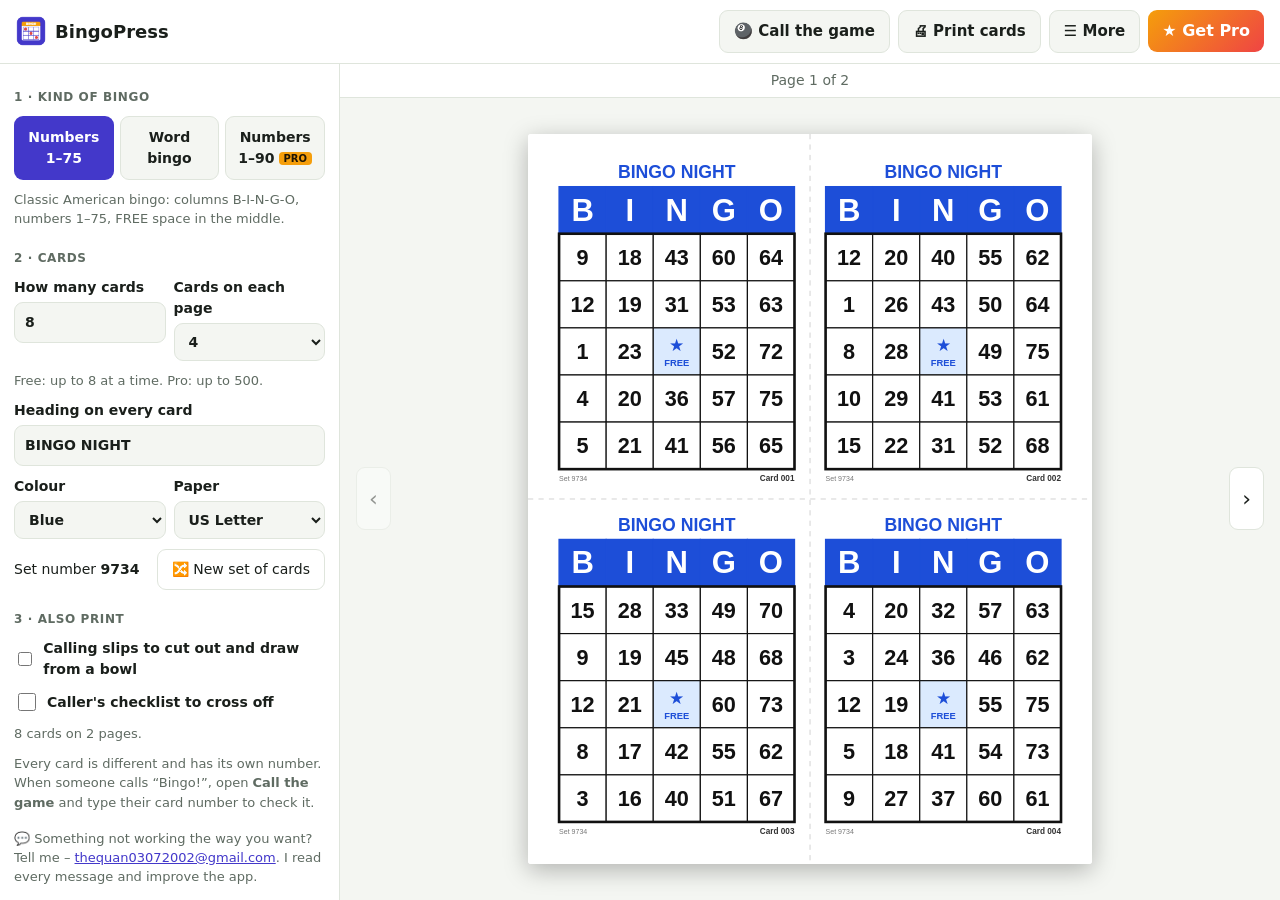
<file: index.html>
<!doctype html>
<html lang="en">
<head>
  <meta charset="utf-8">
  <meta name="viewport" content="width=device-width, initial-scale=1">
  <title>BingoPress – Bingo Card Maker &amp; Caller</title>
  <meta name="description" content="Print unique, numbered bingo cards (75-ball, word bingo, 90-ball) and call the game on screen with big numbers read aloud. Private and offline.">
  <meta name="theme-color" content="#4338ca">
  <link rel="manifest" href="manifest.json">
  <link rel="icon" href="icon-192.png">
  <link rel="stylesheet" href="style.css">
  <style id="pageRule"></style>
</head>
<body>
  <header class="topbar">
    <div class="brand"><img src="icon-192.png" alt="" width="30" height="30"><span>BingoPress</span></div>
    <span style="flex:1"></span>
    <div class="top-btns">
      <button id="viewBtn" class="tb">🎱 Call the game</button>
      <button id="printBtn" class="tb">🖨 Print cards</button>
      <button id="moreBtn" class="tb">☰ More</button>
      <button id="proBtn" class="pro-btn" hidden>★ Get Pro</button>
    </div>
    <div id="menu" class="menu" hidden>
      <button id="exBtn">Fill in an example</button>
      <button id="resetBtn" class="danger">Start again…</button>
      <a href="help.html" target="_blank" rel="noopener">❓ How to use BingoPress</a>
      <a href="mailto:thequan03072002@gmail.com?subject=BingoPress%20feedback">✉ Feedback &amp; support</a>
      <a href="https://apps.microsoft.com/detail/9NRRLVDK5TH3" target="_blank" rel="noopener">More apps: NamePress name tags &amp; place cards</a>
      <a href="https://apps.microsoft.com/detail/9MWSF3JMP1GJ" target="_blank" rel="noopener">More apps: PrintCal photo calendar maker</a>
      <a href="https://apps.microsoft.com/detail/9PJSZZRXMDWN" target="_blank" rel="noopener">More apps: ColorPress coloring page maker</a>
    </div>
  </header>

  <main class="layout">
    <aside class="left">
      <h2>1 · Kind of bingo</h2>
      <div class="seg3" id="types">
        <button data-t="b75">Numbers <span style="white-space:nowrap">1–75</span></button>
        <button data-t="word">Word bingo</button>
        <button data-t="b90">Numbers <span style="white-space:nowrap">1–90</span><span class="badge pro-only">PRO</span></button>
      </div>
      <p id="typeHint" class="hint"></p>
      <div id="wordF">
        <label class="field">Words or phrases – one on each line<textarea id="words" rows="7" placeholder="e.g. Pacifier&#10;Rattle&#10;Teddy bear"></textarea></label>
        <p id="wordCount" class="hint"></p>
        <div class="two">
          <label class="field">Card size<select id="grid"><option value="5">5 × 5</option><option value="4">4 × 4</option><option value="3">3 × 3</option></select></label>
          <label class="field">Ready-made list<select id="wordEx"><option value="">Choose…</option><option value="baby">Baby shower</option><option value="xmas">Christmas</option><option value="sight">Sight words (school)</option><option value="road">Road trip</option></select></label>
        </div>
      </div>

      <h2>2 · Cards</h2>
      <div class="two">
        <label class="field"><span id="countLbl">How many cards</span><input id="count" type="number" min="1" max="500" step="1"></label>
        <label class="field" id="perF">Cards on each page<select id="per"><option value="1">1 – largest</option><option value="2">2</option><option value="4">4</option></select></label>
      </div>
      <p id="countHint" class="hint"></p>
      <label class="field">Heading on every card<input id="title" type="text" maxlength="40" placeholder="e.g. Family Bingo Night"></label>
      <div class="two">
        <label class="field">Colour<select id="theme"></select></label>
        <label class="field">Paper<select id="paper"><option value="letter">US Letter</option><option value="a4">A4</option></select></label>
      </div>
      <div class="set-row"><span>Set number <strong id="setNo"></strong></span><button id="newSet" class="ghost">🔀 New set of cards</button></div>

      <h2>3 · Also print</h2>
      <label class="check"><input id="slips" type="checkbox"> Calling slips to cut out and draw from a bowl</label>
      <label class="check"><input id="checklist" type="checkbox"> Caller's checklist to cross off</label>
      <p id="pageInfo" class="hint"></p>
      <p class="hint">Every card is different and has its own number. When someone calls “Bingo!”, open <strong>Call the game</strong> and type their card number to check it.</p>
      <p class="fb-note">💬 Something not working the way you want? Tell me – <a href="mailto:thequan03072002@gmail.com?subject=BingoPress%20feedback">thequan03072002@gmail.com</a>. I read every message and improve the app.</p>
    </aside>

    <section class="stage">
      <div id="cardsView" class="view">
        <div id="pager" class="pager"></div>
        <div class="preview">
          <button id="prev" class="nav" title="Previous page">‹</button>
          <div id="page" style="height:100%;display:flex;align-items:center;justify-content:center;min-width:0;flex:1"></div>
          <button id="next" class="nav" title="Next page">›</button>
        </div>
      </div>
      <div id="callerView" class="view caller" hidden>
        <div class="call-top">
          <div id="ball" class="ball">–</div>
          <div class="call-side">
            <div id="callCount" class="call-count"></div>
            <div class="call-btns">
              <button id="callBtn" class="primary big">Call next</button>
              <button id="undoBtn" class="ghost">↶ Undo</button>
              <button id="newGame" class="ghost">New game</button>
            </div>
            <label class="check"><input id="speak" type="checkbox"> Read each call aloud</label>
            <p class="hint">Tip: press the Space bar to call the next one.</p>
          </div>
        </div>
        <div id="board" class="board"></div>
        <div class="check-card">
          <h3>Check a winning card</h3>
          <div class="chk-row"><label class="field">Card number<input id="chkNo" type="number" min="1" step="1"></label><button id="chkBtn" class="primary">Check</button></div>
          <div id="chkOut"></div>
        </div>
      </div>
    </section>
  </main>

  <dialog id="proDialog" class="dlg">
    <h2>BingoPress Pro</h2>
    <p class="muted">One-time purchase. Yours forever on this Microsoft account. The free version never limits how often you print or call.</p>
    <ul class="pro-list">
      <li><strong>Up to 500 different cards at once</strong> <span class="muted">(Free: 8 at a time)</span></li>
      <li><strong>90-ball tickets</strong> – the British style with 3 rows of 9</li>
      <li>Great for church halls, clubs, schools and fundraisers</li>
    </ul>
    <p class="fb-note">💬 Something not working the way you want? Tell me – <a href="mailto:thequan03072002@gmail.com?subject=BingoPress%20feedback">thequan03072002@gmail.com</a>. I read every message and improve the app.</p>
    <p id="proMsg" class="pro-msg" hidden></p>
    <div class="row-btns">
      <button id="buyBtn" class="primary" autofocus>Unlock Pro</button>
      <button id="restoreBtn" class="ghost">Restore purchase</button>
      <button id="closePro" class="ghost">Not now</button>
    </div>
  </dialog>

  <div id="toast" class="toast" hidden></div>
  <div id="printArea"></div>
  <script src="app.js"></script>
</body>
</html>
</file>
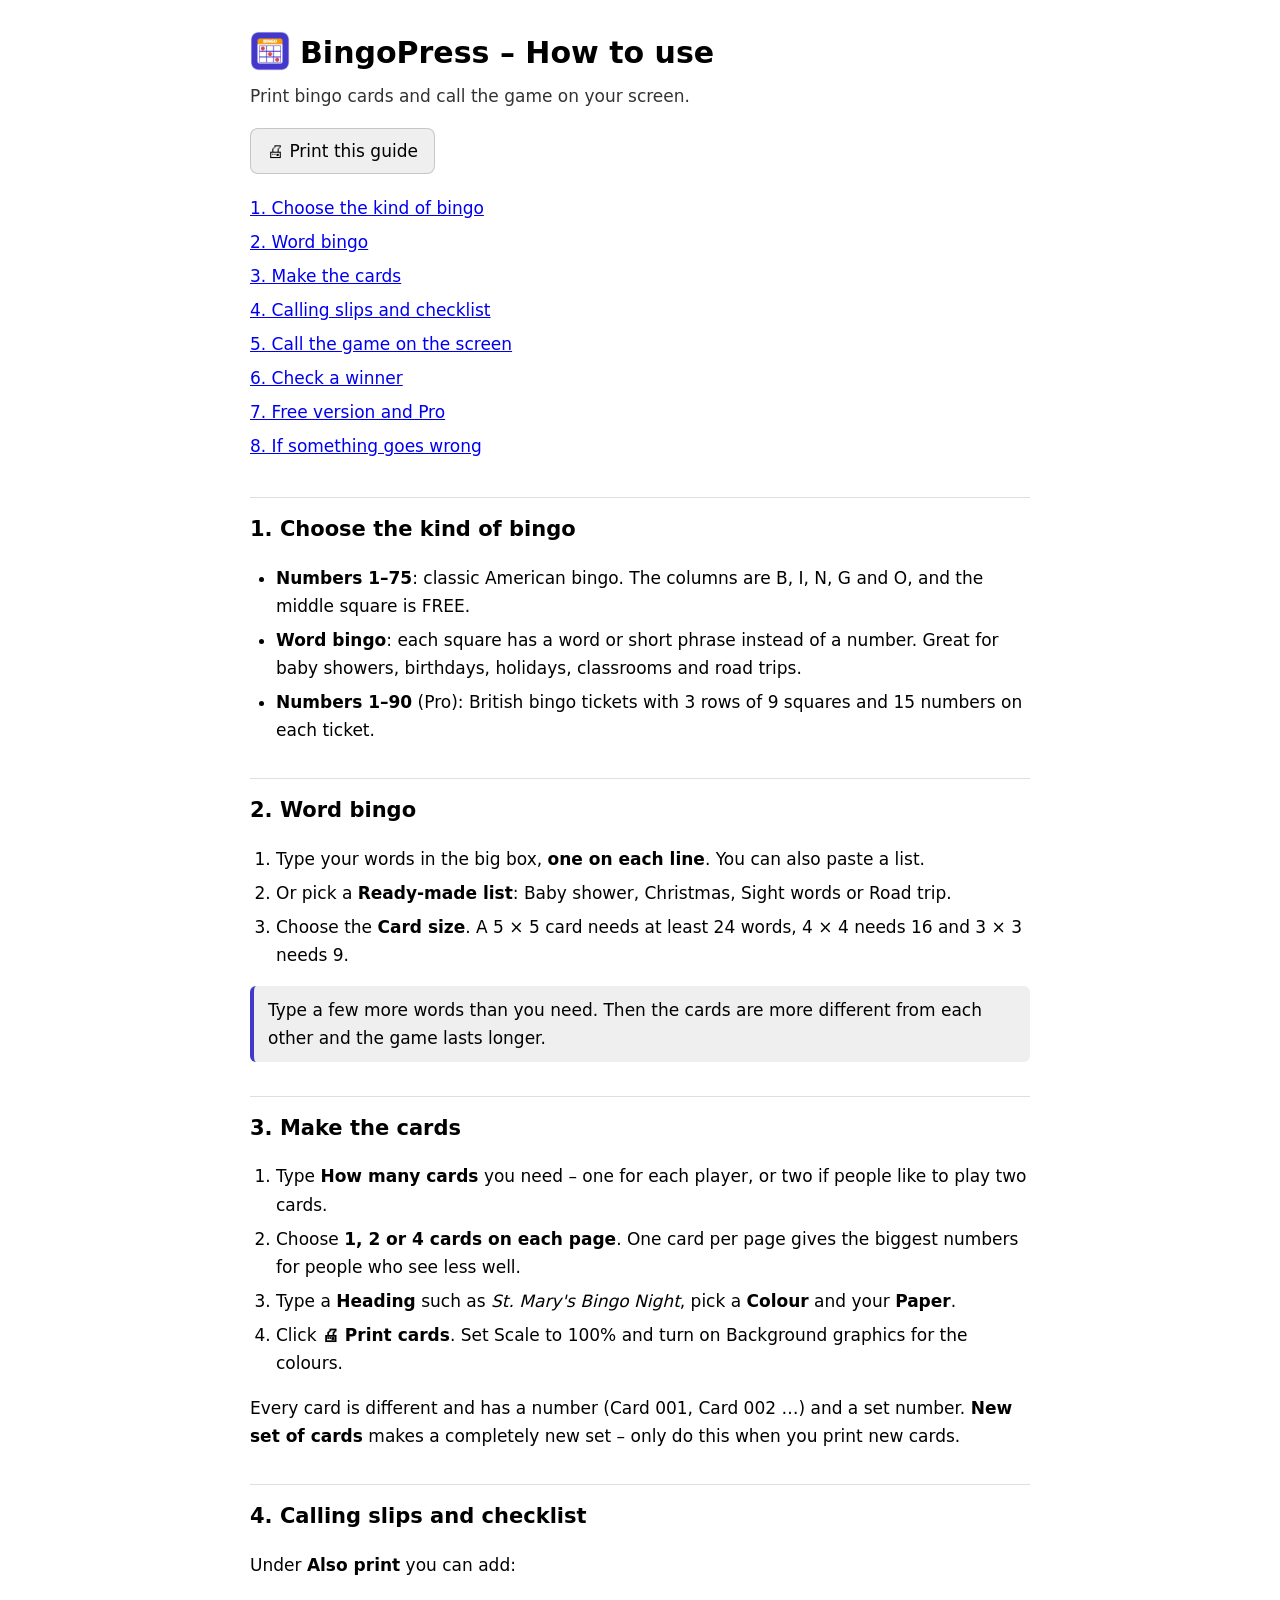
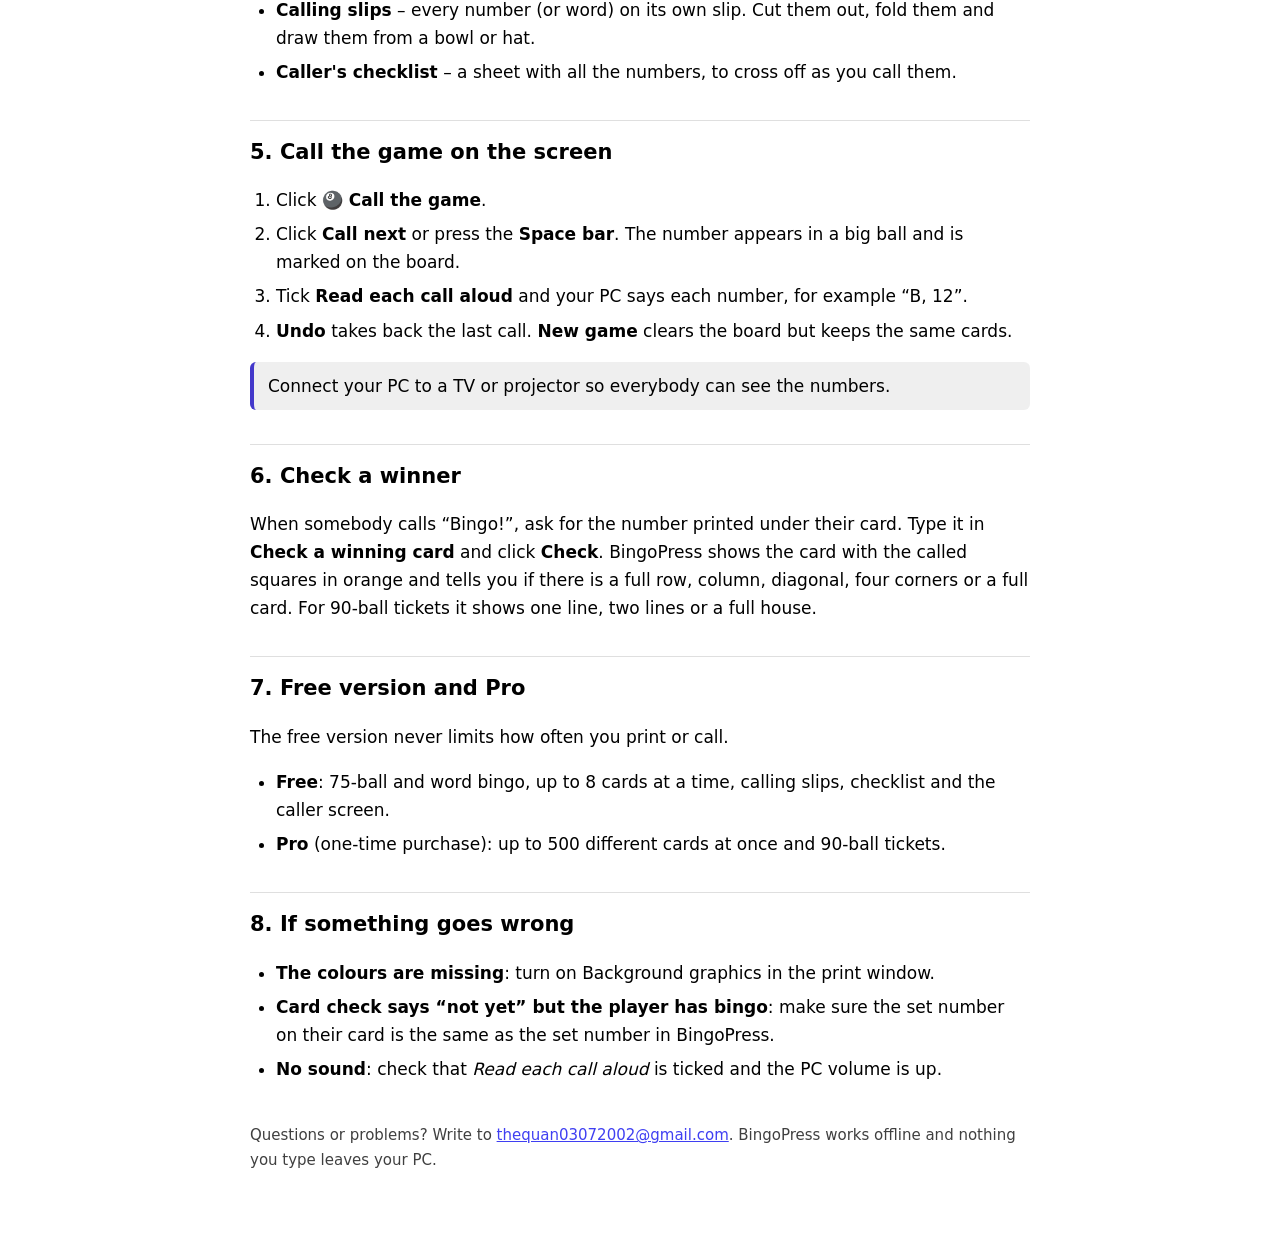
<file: help.html>
<!doctype html><html lang="en"><head><meta charset="utf-8"><meta name="viewport" content="width=device-width, initial-scale=1"><title>BingoPress – How to use</title><link rel="icon" href="icon-192.png"><style>:root{--a:#4338ca;color-scheme:light dark}body{font:17px/1.65 "Segoe UI",system-ui,sans-serif;max-width:780px;margin:0 auto;padding:28px 20px 60px}h1{font-size:30px;margin:0 0 4px}h1 img{vertical-align:-8px;border-radius:8px;margin-right:10px}h2{font-size:21px;margin:34px 0 8px;padding-top:14px;border-top:1px solid #8884}.lead{opacity:.8;margin:0 0 18px}ol,ul{padding-left:26px}li{margin:6px 0}.tip{border-left:4px solid var(--a);background:#8882;padding:10px 14px;border-radius:6px;margin:12px 0}.toc a{display:block;padding:3px 0}.foot{margin-top:40px;opacity:.75;font-size:15px}button{font:inherit;padding:8px 16px;border-radius:8px;border:1px solid #8886;cursor:pointer}figure{margin:16px 0}figure img{display:block;max-width:100%;height:auto;border:1px solid #8886;border-radius:8px}figcaption{font-size:14px;opacity:.75;margin-top:6px}@media print{.noprint{display:none}}</style></head><body><h1><img src="icon-192.png" width="40" height="40" alt="">BingoPress – How to use</h1><p class="lead">Print bingo cards and call the game on your screen.</p><p class="noprint"><button onclick="print()">🖨 Print this guide</button></p><div class="toc noprint"><a href="#s0">1. Choose the kind of bingo</a><a href="#s1">2. Word bingo</a><a href="#s2">3. Make the cards</a><a href="#s3">4. Calling slips and checklist</a><a href="#s4">5. Call the game on the screen</a><a href="#s5">6. Check a winner</a><a href="#s6">7. Free version and Pro</a><a href="#s7">8. If something goes wrong</a></div><h2 id="s0">1. Choose the kind of bingo</h2><ul><li><b>Numbers 1–75</b>: classic American bingo. The columns are B, I, N, G and O, and the middle square is FREE.</li><li><b>Word bingo</b>: each square has a word or short phrase instead of a number. Great for baby showers, birthdays, holidays, classrooms and road trips.</li><li><b>Numbers 1–90</b> (Pro): British bingo tickets with 3 rows of 9 squares and 15 numbers on each ticket.</li></ul><h2 id="s1">2. Word bingo</h2><ol><li>Type your words in the big box, <b>one on each line</b>. You can also paste a list.</li><li>Or pick a <b>Ready-made list</b>: Baby shower, Christmas, Sight words or Road trip.</li><li>Choose the <b>Card size</b>. A 5 × 5 card needs at least 24 words, 4 × 4 needs 16 and 3 × 3 needs 9.</li></ol><div class="tip">Type a few more words than you need. Then the cards are more different from each other and the game lasts longer.</div><h2 id="s2">3. Make the cards</h2><ol><li>Type <b>How many cards</b> you need – one for each player, or two if people like to play two cards.</li><li>Choose <b>1, 2 or 4 cards on each page</b>. One card per page gives the biggest numbers for people who see less well.</li><li>Type a <b>Heading</b> such as <i>St. Mary's Bingo Night</i>, pick a <b>Colour</b> and your <b>Paper</b>.</li><li>Click <b>🖨 Print cards</b>. Set Scale to 100% and turn on Background graphics for the colours.</li></ol><p>Every card is different and has a number (Card 001, Card 002 …) and a set number. <b>New set of cards</b> makes a completely new set – only do this when you print new cards.</p><h2 id="s3">4. Calling slips and checklist</h2><p>Under <b>Also print</b> you can add:</p><ul><li><b>Calling slips</b> – every number (or word) on its own slip. Cut them out, fold them and draw them from a bowl or hat.</li><li><b>Caller's checklist</b> – a sheet with all the numbers, to cross off as you call them.</li></ul><h2 id="s4">5. Call the game on the screen</h2><ol><li>Click <b>🎱 Call the game</b>.</li><li>Click <b>Call next</b> or press the <b>Space bar</b>. The number appears in a big ball and is marked on the board.</li><li>Tick <b>Read each call aloud</b> and your PC says each number, for example “B, 12”.</li><li><b>Undo</b> takes back the last call. <b>New game</b> clears the board but keeps the same cards.</li></ol><div class="tip">Connect your PC to a TV or projector so everybody can see the numbers.</div><h2 id="s5">6. Check a winner</h2><p>When somebody calls “Bingo!”, ask for the number printed under their card. Type it in <b>Check a winning card</b> and click <b>Check</b>. BingoPress shows the card with the called squares in orange and tells you if there is a full row, column, diagonal, four corners or a full card. For 90-ball tickets it shows one line, two lines or a full house.</p><h2 id="s6">7. Free version and Pro</h2><p>The free version never limits how often you print or call.</p><ul><li><b>Free</b>: 75-ball and word bingo, up to 8 cards at a time, calling slips, checklist and the caller screen.</li><li><b>Pro</b> (one-time purchase): up to 500 different cards at once and 90-ball tickets.</li></ul><h2 id="s7">8. If something goes wrong</h2><ul><li><b>The colours are missing</b>: turn on Background graphics in the print window.</li><li><b>Card check says “not yet” but the player has bingo</b>: make sure the set number on their card is the same as the set number in BingoPress.</li><li><b>No sound</b>: check that <i>Read each call aloud</i> is ticked and the PC volume is up.</li></ul><p class="foot">Questions or problems? Write to <a href="mailto:thequan03072002@gmail.com">thequan03072002@gmail.com</a>. BingoPress works offline and nothing you type leaves your PC.</p></body></html>
</file>
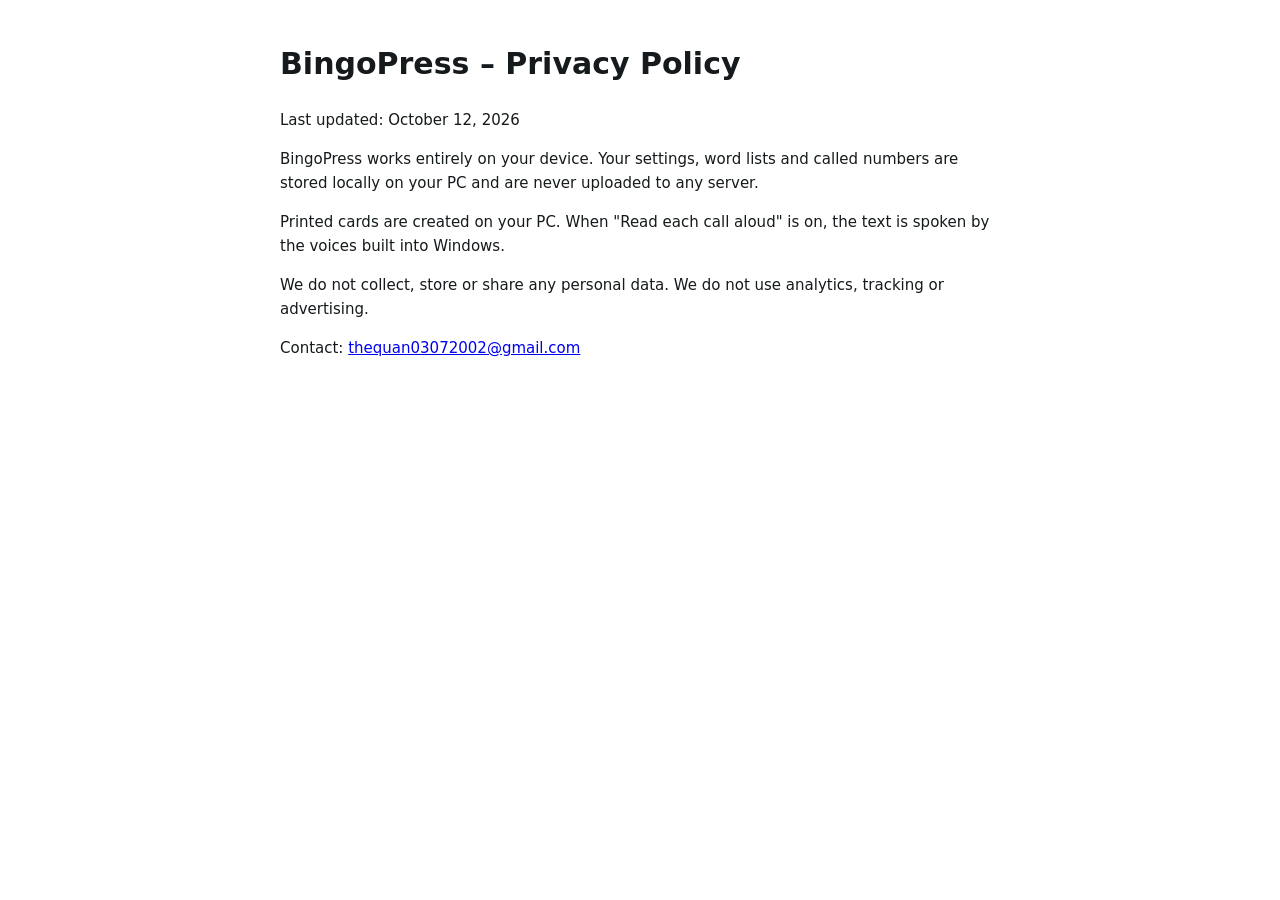
<file: privacy.html>
<!doctype html>
<html lang="en"><head><meta charset="utf-8"><meta name="viewport" content="width=device-width, initial-scale=1">
<title>BingoPress – Privacy Policy</title>
<style>body{font:15px/1.6 "Segoe UI",system-ui,sans-serif;max-width:720px;margin:40px auto;padding:0 16px;color:#151a1c}</style></head>
<body>
<h1>BingoPress – Privacy Policy</h1>
<p>Last updated: October 12, 2026</p>
<p>BingoPress works entirely on your device. Your settings, word lists and called numbers are stored locally on your PC and are never uploaded to any server.</p>
<p>Printed cards are created on your PC. When "Read each call aloud" is on, the text is spoken by the voices built into Windows.</p>
<p>We do not collect, store or share any personal data. We do not use analytics, tracking or advertising.</p>
<p>Contact: <a href="mailto:thequan03072002@gmail.com">thequan03072002@gmail.com</a></p>
</body></html>
</file>
<file: style.css>
:root {
  --bg: #f4f6f2; --card: #ffffff; --text: #1a1f1b; --muted: #5f6b62;
  --line: #dfe5dc; --accent: #4338ca; --accent-2: #e0e7ff; --on-accent: #ffffff; --danger: #b42318;
  color-scheme: light dark;
}
@media (prefers-color-scheme: dark) {
  :root { --bg: #121613; --card: #1b211c; --text: #e9efe9; --muted: #9aa79d;
    --line: #2c362e; --accent: #a5b4fc; --accent-2: #1e1b4b; --on-accent: #111033; --danger: #f97066; }
}
* { box-sizing: border-box; }
html, body { height: 100%; }
body { margin: 0; font: 16px/1.5 "Segoe UI", system-ui, sans-serif; background: var(--bg); color: var(--text); display: flex; flex-direction: column; }
[hidden] { display: none !important; }
.topbar { position: relative; display: flex; align-items: center; gap: 14px; padding: 10px 16px; border-bottom: 1px solid var(--line); background: var(--card); }
.brand { display: flex; align-items: center; gap: 9px; font-weight: 700; font-size: 18px; }
.brand img { border-radius: 7px; }
.tree-title { flex: 1; min-width: 120px; font: 600 17px "Segoe UI", system-ui, sans-serif; padding: 8px 10px; border-radius: 9px; border: 1px solid transparent; background: transparent; color: var(--text); }
.tree-title:hover { border-color: var(--line); }
.top-btns { display: flex; gap: 8px; align-items: center; }
button { font: inherit; border-radius: 9px; padding: 9px 14px; cursor: pointer; border: 1px solid transparent; }
button:disabled { opacity: .45; cursor: not-allowed; }
.tb { background: var(--bg); color: var(--text); border-color: var(--line); font-weight: 600; font-size: 15px; }
.tb:hover, .ghost:hover { border-color: var(--accent); }
.primary { background: var(--accent); color: var(--on-accent); font-weight: 700; }
.ghost { background: transparent; color: var(--text); border-color: var(--line); }
.danger { color: var(--danger) !important; }
.pro-btn { background: linear-gradient(135deg, #f59e0b, #ef4444); color: #fff; font-weight: 700; border: 0; }
.pro-btn.is-pro { background: var(--accent-2); color: var(--accent); cursor: default; }
.badge { font-size: 10px; font-weight: 700; background: #f59e0b; color: #1f1503; border-radius: 4px; padding: 1px 5px; margin-left: 4px; vertical-align: 1px; }
body.unlocked .pro-only { display: none; }
.menu { position: absolute; right: 16px; top: 54px; z-index: 20; background: var(--card); border: 1px solid var(--line); border-radius: 12px; padding: 6px; display: flex; flex-direction: column; min-width: 300px; box-shadow: 0 10px 30px rgba(0,0,0,.25); }
.menu button, .menu a { text-align: left; background: transparent; color: var(--text); padding: 10px 12px; border-radius: 8px; text-decoration: none; font-size: 15px; }
.menu button:hover, .menu a:hover { background: var(--accent-2); }

.layout { flex: 1; min-height: 0; display: grid; grid-template-columns: 340px minmax(0, 1fr); }
.left, .right { background: var(--card); padding: 14px; overflow: auto; display: flex; flex-direction: column; gap: 10px; }
.left { border-right: 1px solid var(--line); }
.right { border-left: 1px solid var(--line); }
@media (max-width: 900px) { .layout { grid-template-columns: 1fr; grid-template-rows: auto 60vh auto; } .left { max-height: 160px; } }
@media (max-width: 640px) { .topbar { flex-wrap: wrap; gap: 8px; } .top-btns { flex-wrap: wrap; } .menu { top: 100%; left: 8px; right: 8px; min-width: 0; } .board { gap: 2px; padding: 6px; } .board .bn { font-size: 12px; padding: 4px 0; } .board .bl { font-size: 14px; } }
input[type=text], input[type=search], select, textarea { font: inherit; padding: 9px 10px; border-radius: 9px; border: 1px solid var(--line); background: var(--bg); color: var(--text); width: 100%; }
input:focus, select:focus, textarea:focus, button:focus-visible { outline: 3px solid var(--accent); outline-offset: 1px; }
textarea { min-height: 70px; resize: vertical; }
.people { list-style: none; margin: 0; padding: 0; display: flex; flex-direction: column; gap: 2px; flex: 1; overflow: auto; }
.people button { width: 100%; text-align: left; background: transparent; color: var(--text); padding: 7px 9px; font-size: 15px; overflow: hidden; text-overflow: ellipsis; white-space: nowrap; }
.people button:hover { background: var(--bg); }
.people button.on { background: var(--accent-2); color: var(--accent); font-weight: 700; }
.people small { color: var(--muted); font-weight: 400; }
.hint { color: var(--muted); font-size: 13px; font-weight: 400; margin: 0; }
.muted { color: var(--muted); }

.stage { position: relative; min-width: 0; min-height: 0; display: flex; flex-direction: column; }
.stagebar { display: flex; justify-content: space-between; align-items: center; gap: 12px; padding: 8px 12px; border-bottom: 1px solid var(--line); background: var(--card); font-size: 14px; }
.stagebar label { display: flex; align-items: center; gap: 8px; color: var(--muted); min-width: 0; }
.stagebar select { width: auto; max-width: 340px; padding: 6px 8px; }
.zoom { display: flex; gap: 4px; }
.zoom button { background: var(--bg); color: var(--text); border-color: var(--line); padding: 5px 12px; font-weight: 700; }
#svg { flex: 1; width: 100%; min-height: 0; cursor: grab; touch-action: none; background: var(--bg); }
#svg.drag { cursor: grabbing; }
#svg .p { cursor: pointer; }
.stage-hint { position: absolute; left: 0; right: 0; bottom: 8px; text-align: center; color: var(--muted); font-size: 13px; margin: 0; pointer-events: none; }

.right h2 { font-size: 20px; margin: 0; }
.field { display: flex; flex-direction: column; gap: 4px; font-weight: 600; font-size: 14px; }
.two { display: grid; grid-template-columns: 1fr 1fr; gap: 8px; }
.seg { display: flex; gap: 0; border: 1px solid var(--line); border-radius: 9px; overflow: hidden; }
.seg button { flex: 1; border-radius: 0; background: var(--bg); color: var(--text); padding: 8px 6px; font-size: 14px; }
.seg button.on { background: var(--accent); color: var(--on-accent); font-weight: 700; }
.photo-row { display: flex; align-items: center; gap: 12px; }
.photo { width: 76px; height: 76px; border-radius: 50%; object-fit: cover; background: var(--accent-2); border: 2px solid var(--line); display: flex; align-items: center; justify-content: center; font-weight: 700; font-size: 24px; color: var(--accent); flex: none; }
.rel { display: grid; grid-template-columns: 1fr 1fr; gap: 8px; }
.rel button { background: var(--accent-2); color: var(--accent); font-weight: 700; font-size: 14px; padding: 10px 6px; }
.rel button:hover { outline: 2px solid var(--accent); }
.rel .wide { grid-column: 1 / -1; }
.check { display: flex; align-items: center; gap: 8px; font-weight: 600; font-size: 14px; }
.check input { width: 18px; height: 18px; accent-color: var(--accent); }
.sect { font-size: 12px; text-transform: uppercase; letter-spacing: .6px; color: var(--muted); margin: 8px 0 0; }
.empty-panel { color: var(--muted); text-align: center; margin-top: 30px; }

.dlg { border: 1px solid var(--line); border-radius: 16px; padding: 24px; background: var(--card); color: var(--text); max-width: 460px; width: calc(100% - 32px); }
.dlg::backdrop { background: rgba(0,0,0,.55); }
.dlg h2 { margin: 0 0 6px; font-size: 22px; }
.dlg .field { margin-top: 12px; }
.row-btns { display: flex; gap: 8px; flex-wrap: wrap; margin-top: 18px; }
.pro-list { padding-left: 20px; line-height: 1.8; }
.pro-msg { background: var(--accent-2); border-radius: 8px; padding: 9px 11px; }
.pick-list { display: flex; flex-direction: column; gap: 8px; margin-top: 12px; }
.pick-list button { background: var(--accent-2); color: var(--accent); font-weight: 700; text-align: left; }
.toast { position: fixed; left: 50%; bottom: 26px; transform: translateX(-50%); background: #1f2937; color: #fff; padding: 11px 18px; border-radius: 10px; z-index: 50; max-width: calc(100% - 24px); }

.left h2 { font-size: 12px; text-transform: uppercase; letter-spacing: .6px; color: var(--muted); margin: 10px 0 0; }
.three { display: grid; grid-template-columns: 1.3fr .8fr 1.2fr; gap: 6px; }
.addrow { display: flex; gap: 6px; }
.addrow input { flex: 1; }
.events { list-style: none; margin: 0; padding: 0; display: flex; flex-direction: column; gap: 2px; }
.events li { display: flex; align-items: center; gap: 8px; padding: 5px 6px; border-radius: 8px; font-size: 14px; }
.events li:hover { background: var(--bg); }
.events .when { color: var(--muted); font-variant-numeric: tabular-nums; min-width: 54px; }
.events .txt { flex: 1; overflow: hidden; text-overflow: ellipsis; white-space: nowrap; }
.events button { background: transparent; color: var(--muted); padding: 2px 8px; border-color: transparent; }
.events button:hover { color: var(--danger); border-color: var(--line); }
.stage { align-items: stretch; background: var(--bg); }
.months { display: flex; gap: 4px; padding: 8px 12px; flex-wrap: wrap; justify-content: center; border-bottom: 1px solid var(--line); background: var(--card); }
.months button { background: var(--bg); color: var(--text); border-color: var(--line); padding: 5px 10px; font-size: 14px; position: relative; }
.months button.on { background: var(--accent); color: var(--on-accent); font-weight: 700; border-color: transparent; }
.months button.has::after { content: ""; position: absolute; right: 3px; top: 3px; width: 6px; height: 6px; border-radius: 50%; background: #f59e0b; }
.preview { flex: 1; min-height: 0; display: flex; align-items: center; justify-content: center; padding: 16px; gap: 10px; }
.preview svg { max-width: 100%; max-height: 100%; width: auto; height: 100%; background: #fff; box-shadow: 0 6px 24px rgba(0,0,0,.28); border-radius: 3px; }
.nav { background: var(--card); color: var(--text); border-color: var(--line); font-size: 22px; padding: 14px 12px; }
.swatches { display: flex; gap: 6px; flex-wrap: wrap; }
.swatches button { width: 30px; height: 30px; border-radius: 50%; padding: 0; border: 3px solid transparent; }
.swatches button.on { border-color: var(--text); }

#printArea { display: none; }
@media print {
  body > *:not(#printArea) { display: none !important; }
  body { background: #fff; display: block; margin: 0; }
  #printArea { display: block; }
  #printArea svg { display: block; width: 100vw; height: 100vh; page-break-after: always; break-after: page; }
}
.seg3 { display: grid; grid-template-columns: 1fr 1fr 1fr; gap: 6px; }
.seg3 button { background: var(--bg); color: var(--text); border-color: var(--line); padding: 10px 4px; font-size: 14px; font-weight: 600; }
.seg3 button.on { background: var(--accent); color: var(--on-accent); border-color: transparent; }
#words { min-height: 150px; font-size: 16px; line-height: 1.45; flex: 1; }
.pager { text-align: center; padding: 6px; color: var(--muted); font-size: 14px; background: var(--card); border-bottom: 1px solid var(--line); }
.warn { background: var(--accent-2); border-radius: 8px; padding: 8px 10px; font-size: 13px; margin: 0; }
.contacts { flex: none; min-height: 46px; list-style: none; margin: 0; padding: 0; display: flex; flex-direction: column; gap: 2px; max-height: 260px; overflow: auto; border: 1px solid var(--line); border-radius: 9px; }
.contacts li { display: flex; align-items: center; gap: 8px; padding: 6px 8px; font-size: 15px; }
.contacts li:hover { background: var(--bg); }
.contacts input { width: 18px; height: 18px; accent-color: var(--accent); flex: none; }
.contacts .nm { flex: 1; overflow: hidden; text-overflow: ellipsis; white-space: nowrap; cursor: pointer; }
.contacts small { color: var(--muted); }
.contacts button { background: transparent; color: var(--muted); padding: 2px 8px; border-color: transparent; }
.contacts button:hover { color: var(--danger); border-color: var(--line); }
.contacts .none { color: var(--muted); padding: 14px; text-align: center; }
.preview svg { height: auto; max-height: 100%; }
#ret { min-height: 84px; }
#cAddr { min-height: 110px; }
.tpls { display: grid; grid-template-columns: repeat(4, 1fr); gap: 6px; }
.tpls button { padding: 0; background: #fff; border: 2px solid var(--line); overflow: hidden; position: relative; aspect-ratio: 4/3; }
.tpls button.on { border-color: var(--accent); outline: 2px solid var(--accent); }
.tpls button svg { width: 100%; height: 100%; display: block; }
.tpls .badge { position: absolute; right: 2px; top: 2px; margin: 0; }
#names { min-height: 120px; }
#reason { min-height: 64px; }
.logo-row { display: flex; gap: 8px; align-items: center; flex-wrap: wrap; }
.view { flex: 1; min-height: 0; display: flex; flex-direction: column; }
.set-row { display: flex; align-items: center; justify-content: space-between; gap: 8px; font-size: 14px; }
.caller { overflow: auto; padding: 18px; gap: 16px; }
.call-top { display: flex; gap: 22px; align-items: center; flex-wrap: wrap; }
.ball { width: 230px; height: 230px; border-radius: 50%; background: radial-gradient(circle at 35% 30%, #fff 0 18%, var(--accent) 60%); color: #111; display: flex; align-items: center; justify-content: center; text-align: center; font-weight: 800; font-size: 76px; line-height: 1.05; padding: 18px; box-shadow: 0 10px 30px rgba(0,0,0,.3); flex: none; word-break: break-word; }
.ball span { background: #fff; border-radius: 50%; width: 76%; height: 76%; display: flex; align-items: center; justify-content: center; }
.ball.small-text { font-size: 30px; }
.call-side { display: flex; flex-direction: column; gap: 10px; min-width: 260px; flex: 1; }
.call-count { font-size: 18px; font-weight: 600; }
.call-btns { display: flex; gap: 8px; flex-wrap: wrap; }
.big { font-size: 24px; padding: 16px 30px; }
.board { display: grid; gap: 4px; background: var(--card); border: 1px solid var(--line); border-radius: 12px; padding: 10px; }
.board .bl { background: var(--accent); color: var(--on-accent); font-weight: 800; display: flex; align-items: center; justify-content: center; border-radius: 6px; font-size: 20px; }
.board .bn { background: var(--bg); color: var(--muted); border-radius: 6px; text-align: center; padding: 6px 0; font-weight: 700; font-size: 18px; font-variant-numeric: tabular-nums; }
.board .bn.on { background: #f59e0b; color: #1f1503; }
.board .bn.last { outline: 3px solid var(--text); }
.board.words { display: flex; flex-wrap: wrap; }
.board.words .bn { padding: 6px 10px; font-size: 16px; }
.check-card { background: var(--card); border: 1px solid var(--line); border-radius: 12px; padding: 12px 14px; }
.check-card h3 { margin: 0 0 8px; font-size: 17px; }
.chk-row { display: flex; gap: 8px; align-items: flex-end; }
.chk-row .field { width: 150px; }
.chk-row input { font: inherit; padding: 9px 10px; border-radius: 9px; border: 1px solid var(--line); background: var(--bg); color: var(--text); width: 100%; }
#count { font: inherit; padding: 9px 10px; border-radius: 9px; border: 1px solid var(--line); background: var(--bg); color: var(--text); width: 100%; }
.verdict { font-size: 22px; font-weight: 800; margin: 10px 0 6px; }
.verdict.win { color: #15803d; }
.mini { border-collapse: collapse; margin-top: 6px; }
.mini td { border: 1px solid var(--line); min-width: 44px; height: 38px; text-align: center; font-weight: 700; padding: 2px 4px; font-size: 14px; }
.mini td.on { background: #f59e0b; color: #1f1503; }
.mini td.free { background: var(--accent-2); }
@media (prefers-color-scheme: dark) { .mini td.on, .board .bn.on { color: #1f1503; } }
.fb-note { color: var(--muted); font-size: 13px; line-height: 1.45; margin: 8px 0 0; overflow-wrap: anywhere; }
.fb-note a { color: var(--accent); }
</file>
